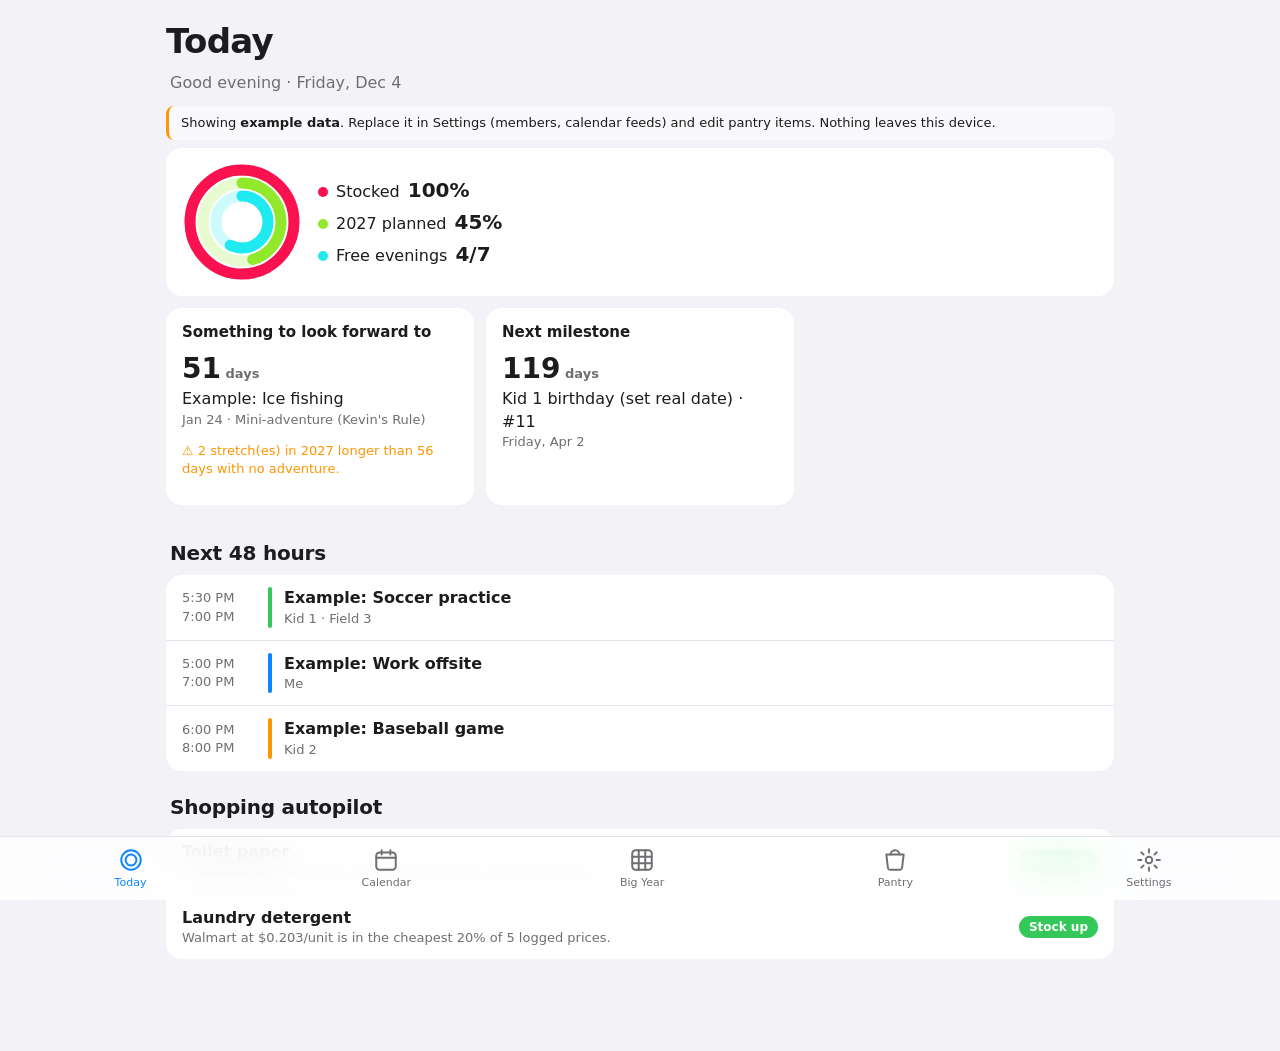
<file: family/index.html>
<!doctype html>
<html lang="en">
<head>
  <meta charset="utf-8">
  <meta name="viewport" content="width=device-width, initial-scale=1, viewport-fit=cover">
  <title>Hearth Family OS</title>
  <meta name="description" content="Family calendar, pantry autopilot and big-year planner. All data stays on this device.">
  <meta name="robots" content="noindex, nofollow">
  <meta name="apple-mobile-web-app-capable" content="yes">
  <meta name="mobile-web-app-capable" content="yes">
  <meta name="apple-mobile-web-app-status-bar-style" content="black-translucent">
  <meta name="apple-mobile-web-app-title" content="Hearth">
  <meta name="theme-color" content="#f2f2f7" media="(prefers-color-scheme: light)">
  <meta name="theme-color" content="#000000" media="(prefers-color-scheme: dark)">
  <link rel="manifest" href="manifest.webmanifest">
  <link rel="icon" href="icon.svg" type="image/svg+xml">
  <link rel="apple-touch-icon" href="icon-180.png">
  <link rel="stylesheet" href="styles.css">
</head>
<body>
  <header class="topbar">
    <h1 id="title">Today</h1>
    <div id="topActions"></div>
  </header>
  <main id="view" tabindex="-1"></main>
  <nav class="tabbar" aria-label="Sections">
    <button data-tab="today" aria-label="Today"><svg viewBox="0 0 24 24"><circle cx="12" cy="12" r="9"/><circle cx="12" cy="12" r="5"/></svg><span>Today</span></button>
    <button data-tab="calendar" aria-label="Calendar"><svg viewBox="0 0 24 24"><rect x="3" y="5" width="18" height="16" rx="3"/><path d="M3 10h18M8 3v4M16 3v4"/></svg><span>Calendar</span></button>
    <button data-tab="year" aria-label="Big Year"><svg viewBox="0 0 24 24"><rect x="3" y="3" width="18" height="18" rx="3"/><path d="M9 3v18M15 3v18M3 9h18M3 15h18"/></svg><span>Big Year</span></button>
    <button data-tab="pantry" aria-label="Pantry"><svg viewBox="0 0 24 24"><path d="M4 7h16l-1.5 12.5a2 2 0 0 1-2 1.5h-9a2 2 0 0 1-2-1.5z"/><path d="M8 7a4 4 0 0 1 8 0"/></svg><span>Pantry</span></button>
    <button data-tab="settings" aria-label="Settings"><svg viewBox="0 0 24 24"><circle cx="12" cy="12" r="3"/><path d="M12 2v3M12 19v3M2 12h3M19 12h3M4.9 4.9l2.1 2.1M17 17l2.1 2.1M4.9 19.1 7 17M17 7l2.1-2.1"/></svg><span>Settings</span></button>
  </nav>
  <dialog id="sheet"><form method="dialog" id="sheetForm"></form></dialog>
  <div id="toast" role="status" aria-live="polite"></div>
  <script src="ics.js"></script>
  <script src="logic.js"></script>
  <script src="app.js"></script>
</body>
</html>
</file>
<file: family/styles.css>
:root {
  --bg: #f2f2f7; --card: #ffffff; --card2: #f9f9fb; --text: #1c1c1e; --muted: #6e6e73; --line: #e3e3e8;
  --accent: #0a84ff; --red: #ff3b30; --green: #34c759; --orange: #ff9500; --purple: #af52de; --pink: #ff2d55; --teal: #30b0c7; --yellow: #ffcc00;
  --ring-move: #fa114f; --ring-ex: #92e82a; --ring-stand: #1eeaef;
  --radius: 16px; --tab-h: 64px;
  color-scheme: light;
}
@media (prefers-color-scheme: dark) {
  :root:not([data-theme="light"]) {
    --bg: #000000; --card: #1c1c1e; --card2: #242426; --text: #f5f5f7; --muted: #98989f; --line: #38383a; color-scheme: dark;
  }
}
:root[data-theme="dark"] { --bg: #000000; --card: #1c1c1e; --card2: #242426; --text: #f5f5f7; --muted: #98989f; --line: #38383a; color-scheme: dark; }

* { box-sizing: border-box; }
html, body { margin: 0; background: var(--bg); color: var(--text); }
body {
  font: 16px/1.4 -apple-system, BlinkMacSystemFont, "SF Pro Text", "Helvetica Neue", system-ui, sans-serif;
  -webkit-font-smoothing: antialiased; min-height: 100vh;
  padding: env(safe-area-inset-top) 0 calc(var(--tab-h) + env(safe-area-inset-bottom) + 16px);
}
.topbar { display: flex; align-items: flex-end; justify-content: space-between; gap: 8px; padding: 18px 16px 6px; max-width: 980px; margin: 0 auto; }
.topbar h1 { font-size: 34px; font-weight: 700; letter-spacing: -0.02em; margin: 0; }
main { max-width: 980px; margin: 0 auto; padding: 0 16px; outline: none; }
h2 { font-size: 20px; margin: 22px 4px 8px; letter-spacing: -0.01em; }
h3 { font-size: 15px; margin: 0 0 6px; }
.muted { color: var(--muted); }
.small { font-size: 13px; }
.card { background: var(--card); border-radius: var(--radius); padding: 14px 16px; margin-bottom: 12px; }
.grid { display: grid; gap: 12px; grid-template-columns: repeat(auto-fill, minmax(280px, 1fr)); }
.row { display: flex; align-items: center; gap: 10px; }
.row.between { justify-content: space-between; }
.wrap { flex-wrap: wrap; }
.list { background: var(--card); border-radius: var(--radius); overflow: hidden; margin-bottom: 12px; }
.list > .item { display: flex; gap: 12px; align-items: center; padding: 12px 16px; border-bottom: 1px solid var(--line); }
.list > .item:last-child { border-bottom: 0; }
.item .grow { flex: 1; min-width: 0; }
.item .t { font-weight: 600; overflow: hidden; text-overflow: ellipsis; }
.dot { width: 10px; height: 10px; border-radius: 50%; flex: none; display: inline-block; }
.bar { width: 4px; align-self: stretch; border-radius: 2px; flex: none; }
.pill { display: inline-block; padding: 2px 9px; border-radius: 999px; font-size: 12px; font-weight: 600; background: var(--card2); border: 1px solid var(--line); }
.pill.NEED { background: var(--red); color: #fff; border-color: transparent; }
.pill.STOCK_UP { background: var(--green); color: #fff; border-color: transparent; }
.pill.WAIT { background: var(--orange); color: #fff; border-color: transparent; }
.pill.OK { color: var(--muted); }
button, .btn { font: inherit; border: 0; border-radius: 12px; padding: 9px 14px; background: var(--accent); color: #fff; font-weight: 600; cursor: pointer; }
button.secondary { background: var(--card2); color: var(--accent); border: 1px solid var(--line); }
button.danger { background: transparent; color: var(--red); border: 1px solid var(--line); }
button.link { background: none; color: var(--accent); padding: 4px 6px; }
button:focus-visible, input:focus-visible, select:focus-visible { outline: 3px solid color-mix(in srgb, var(--accent) 50%, transparent); outline-offset: 2px; }
input, select, textarea { font: inherit; color: var(--text); background: var(--card2); border: 1px solid var(--line); border-radius: 10px; padding: 9px 10px; width: 100%; }
label { display: block; font-size: 13px; color: var(--muted); margin: 10px 0 4px; }
.seg { display: inline-flex; background: var(--card2); border: 1px solid var(--line); border-radius: 10px; padding: 2px; }
.seg button { background: none; color: var(--text); padding: 6px 12px; border-radius: 8px; font-weight: 500; }
.seg button.on { background: var(--card); box-shadow: 0 1px 3px rgba(0,0,0,.15); font-weight: 600; }
.chips { display: flex; gap: 6px; flex-wrap: wrap; }
.chip { display: inline-flex; align-items: center; gap: 6px; padding: 5px 10px; border-radius: 999px; background: var(--card); border: 1px solid var(--line); font-size: 13px; cursor: pointer; color: var(--text); font-weight: 500; }
.chip.off { opacity: .4; }

/* tab bar */
.tabbar { position: fixed; left: 0; right: 0; bottom: 0; display: flex; justify-content: space-around; padding: 6px 4px calc(6px + env(safe-area-inset-bottom));
  background: color-mix(in srgb, var(--card) 85%, transparent); backdrop-filter: saturate(180%) blur(20px); -webkit-backdrop-filter: saturate(180%) blur(20px); border-top: 1px solid var(--line); z-index: 10; }
.tabbar button { background: none; color: var(--muted); display: flex; flex-direction: column; align-items: center; gap: 2px; padding: 4px 8px; font-size: 11px; font-weight: 500; min-width: 60px; }
.tabbar svg { width: 26px; height: 26px; fill: none; stroke: currentColor; stroke-width: 1.8; stroke-linecap: round; stroke-linejoin: round; }
.tabbar button.on { color: var(--accent); }

/* rings */
.rings { display: flex; gap: 16px; align-items: center; }
.rings svg { width: 120px; height: 120px; flex: none; }
.legend div { display: flex; gap: 8px; align-items: baseline; margin: 4px 0; }
.legend b { font-size: 20px; font-variant-numeric: tabular-nums; }

/* calendar */
.daygroup h3 { margin: 18px 4px 6px; font-size: 13px; text-transform: uppercase; letter-spacing: .04em; color: var(--muted); }
.daygroup h3.today { color: var(--red); }
.time { font-variant-numeric: tabular-nums; font-size: 13px; color: var(--muted); width: 74px; flex: none; }
.conflict { color: var(--orange); font-size: 12px; font-weight: 600; }
.month { display: grid; grid-template-columns: repeat(7, 1fr); gap: 2px; background: var(--card); border-radius: var(--radius); padding: 8px; }
.month .dh { text-align: center; font-size: 11px; color: var(--muted); padding: 4px 0; }
.month .cell { min-height: 64px; padding: 4px; border-radius: 8px; font-size: 12px; overflow: hidden; }
.month .cell.other { opacity: .35; }
.month .cell.today .n { background: var(--red); color: #fff; border-radius: 50%; width: 22px; height: 22px; display: inline-flex; align-items: center; justify-content: center; }
.month .ev { white-space: nowrap; overflow: hidden; text-overflow: ellipsis; font-size: 11px; border-radius: 4px; padding: 0 3px; margin-top: 2px; }

/* big year */
.year { display: grid; grid-template-columns: 34px repeat(12, minmax(0, 1fr)); gap: 2px; background: var(--card); border-radius: var(--radius); padding: 8px; font-size: 11px; overflow-x: auto; }
.year .mh { text-align: center; font-weight: 700; padding: 4px 0; position: sticky; top: 0; }
.year .dn { color: var(--muted); text-align: right; padding-right: 4px; line-height: 20px; }
.year .c { height: 20px; border-radius: 4px; background: var(--card2); position: relative; cursor: pointer; overflow: hidden; }
.year .c.na { background: transparent; cursor: default; }
.year .c.we { background: color-mix(in srgb, var(--card2) 60%, var(--line)); }
.year .c.td { outline: 2px solid var(--red); outline-offset: -2px; }
.year .c .lbl { position: absolute; inset: 0; color: #fff; font-size: 9px; font-weight: 700; line-height: 20px; padding: 0 3px; white-space: nowrap; overflow: hidden; text-overflow: ellipsis; }
.t-misogi { background: var(--red) !important; }
.t-mini { background: var(--green) !important; }
.t-anniversary { background: var(--pink) !important; }
.t-birthday { background: var(--purple) !important; }
.t-vacation { background: var(--teal) !important; }
.t-habit { background: var(--yellow) !important; }
.t-blocked { background: var(--muted) !important; }
.t-other { background: var(--accent) !important; }
.kpi { display: grid; grid-template-columns: repeat(auto-fit, minmax(150px, 1fr)); gap: 12px; margin-bottom: 12px; }
.kpi .card { margin: 0; }
.kpi .v { font-size: 28px; font-weight: 700; font-variant-numeric: tabular-nums; }
.good { color: var(--green); } .bad { color: var(--red); } .warn { color: var(--orange); }

/* pantry */
.meter { height: 6px; border-radius: 3px; background: var(--card2); overflow: hidden; margin-top: 6px; }
.meter > i { display: block; height: 100%; border-radius: 3px; }
.spark { width: 100%; height: 40px; }
table { width: 100%; border-collapse: collapse; font-size: 14px; }
th, td { text-align: left; padding: 6px 4px; border-bottom: 1px solid var(--line); }
th { color: var(--muted); font-weight: 500; font-size: 12px; }
td.num, th.num { text-align: right; font-variant-numeric: tabular-nums; }

dialog { border: 0; border-radius: 20px; padding: 0; width: min(560px, calc(100vw - 32px)); max-height: 85vh; background: var(--card); color: var(--text); }
dialog::backdrop { background: rgba(0,0,0,.4); }
dialog form { padding: 18px 18px 14px; }
dialog .actions { display: flex; gap: 8px; justify-content: flex-end; margin-top: 16px; position: sticky; bottom: 0; }
.two { display: grid; grid-template-columns: 1fr 1fr; gap: 0 10px; }
#toast { position: fixed; left: 50%; bottom: calc(var(--tab-h) + 24px + env(safe-area-inset-bottom)); transform: translateX(-50%); background: var(--text); color: var(--bg); padding: 10px 16px; border-radius: 12px; font-size: 14px; opacity: 0; transition: opacity .2s; pointer-events: none; max-width: calc(100vw - 32px); z-index: 20; }
#toast.show { opacity: 1; }
.note { border-left: 3px solid var(--orange); padding: 8px 12px; background: var(--card2); border-radius: 8px; font-size: 13px; margin: 8px 0; }
.empty { text-align: center; color: var(--muted); padding: 28px 12px; }
@media (max-width: 600px) {
  .topbar h1 { font-size: 28px; }
  .rings svg { width: 96px; height: 96px; }
  .month .cell { min-height: 46px; }
  .month .ev { display: none; }
  .month .cell .dots { display: flex; gap: 2px; flex-wrap: wrap; margin-top: 2px; }
  .two { grid-template-columns: 1fr; }
}
@media (min-width: 601px) { .month .cell .dots { display: none; } }
@media (prefers-reduced-motion: reduce) { * { transition: none !important; } }
</file>
